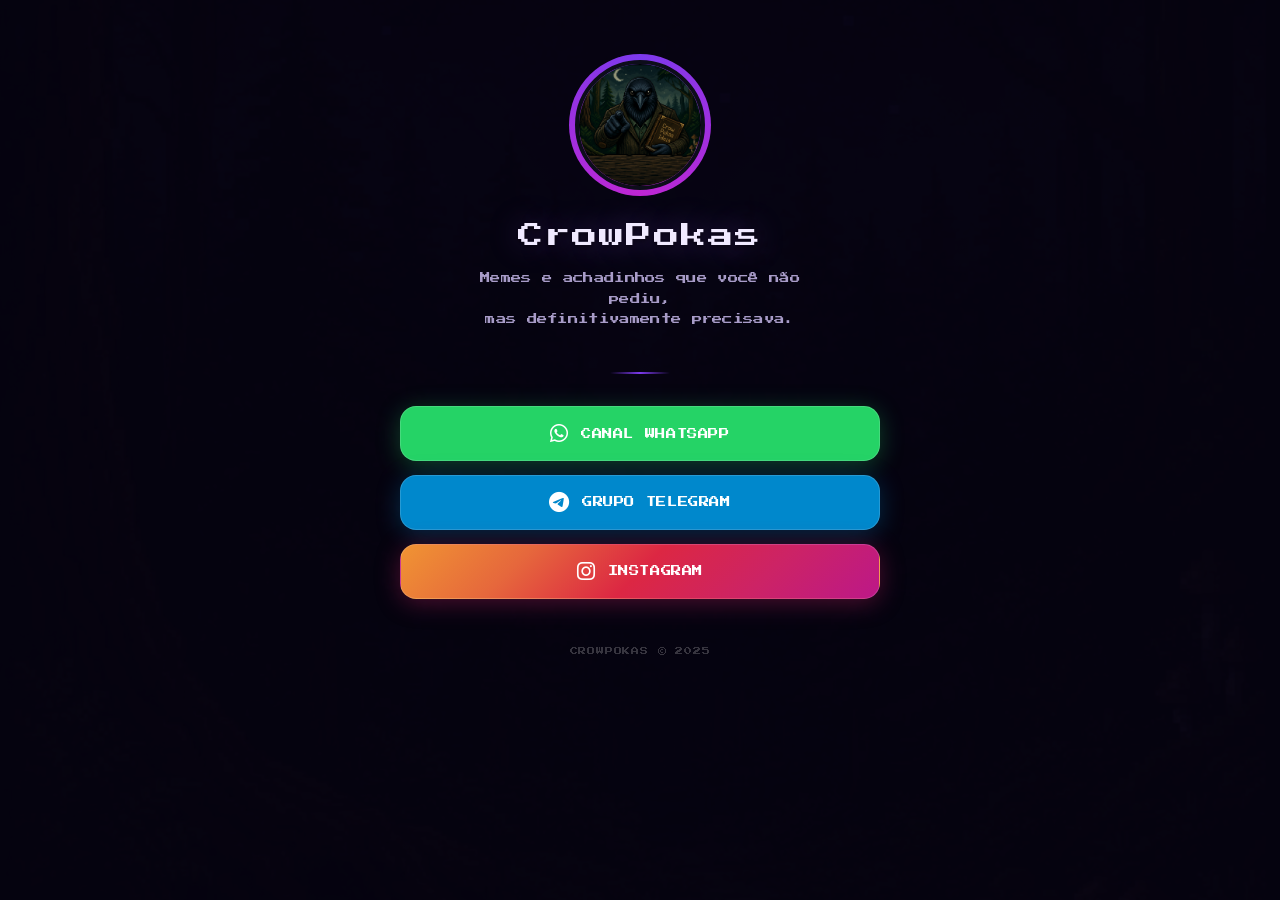
<file: index.html>
<!DOCTYPE html>
<html lang="pt-br">
<head>
    <meta charset="UTF-8">
    <meta name="viewport" content="width=device-width, initial-scale=1.0">
    <title>CrowPokas</title>
    <link rel="preconnect" href="https://fonts.googleapis.com">
    <link href="https://fonts.googleapis.com/css2?family=Press+Start+2P&display=swap" rel="stylesheet">
    <link rel="stylesheet" href="https://cdnjs.cloudflare.com/ajax/libs/font-awesome/6.5.0/css/all.min.css">

    <style>
        :root {
            --bg-dark: #0d0d1a;
            --card-bg: rgba(255,255,255,0.04);
            --border: rgba(255,255,255,0.1);
            --text-main: #f0eaff;
            --text-sub: #a89cc8;
            --glow: rgba(160, 100, 255, 0.35);
        }

        * {
            margin: 0;
            padding: 0;
            box-sizing: border-box;
        }

        body {
            min-height: 100vh;
            background-color: var(--bg-dark);
            background-image:
                url(floresta_crow.png),
                radial-gradient(ellipse at 50% 0%, rgba(80, 30, 140, 0.6) 0%, transparent 70%);
            background-blend-mode: overlay;
            background-size: cover;
            background-position: center;
            background-attachment: fixed;
            font-family: 'Press Start 2P', monospace;
            display: flex;
            justify-content: center;
            padding: 60px 20px 80px;
        }

        /* overlay escuro pra legibilidade */
        body::before {
            content: '';
            position: fixed;
            inset: 0;
            background: rgba(8, 4, 20, 0.72);
            z-index: 0;
        }

        .container {
            position: relative;
            z-index: 1;
            width: 100%;
            max-width: 480px;
            display: flex;
            flex-direction: column;
            align-items: center;
            gap: 0;
        }

        /* FOTO */
        .avatar-wrapper {
            position: relative;
            margin-bottom: 28px;
            animation: floatIn 0.8s ease both;
        }

        .avatar-wrapper::before {
            content: '';
            position: absolute;
            inset: -6px;
            border-radius: 50%;
            background: conic-gradient(#7c3aed, #c026d3, #7c3aed);
            animation: spin 6s linear infinite;
            z-index: -1;
        }

        img.avatar {
            width: 130px;
            height: 130px;
            border-radius: 50%;
            border: 4px solid var(--bg-dark);
            display: block;
            object-fit: cover;
        }

        /* TÍTULO */
        h1 {
            font-family: 'Press Start 2P', monospace;
            font-size: clamp(1rem, 4vw, 1.6rem);
            font-weight: 400;
            color: var(--text-main);
            text-align: center;
            line-height: 1.4;
            letter-spacing: 0.04em;
            text-shadow: 0 0 30px var(--glow), 0 2px 4px rgba(0,0,0,0.8);
            margin-bottom: 14px;
            animation: floatIn 0.9s 0.1s ease both;
        }

        /* SUBTÍTULO */
        h2 {
            font-family: 'Press Start 2P', monospace;
            font-weight: 400;
            font-size: clamp(0.5rem, 2vw, 0.65rem);
            color: var(--text-sub);
            text-align: center;
            line-height: 2;
            letter-spacing: 0.03em;
            max-width: 360px;
            margin-bottom: 42px;
            animation: floatIn 0.9s 0.2s ease both;
        }

        /* DIVIDER */
        .divider {
            width: 60px;
            height: 2px;
            background: linear-gradient(90deg, transparent, #7c3aed, transparent);
            margin-bottom: 32px;
            animation: floatIn 0.9s 0.25s ease both;
        }

        /* BOTÕES */
        .links {
            width: 100%;
            display: flex;
            flex-direction: column;
            gap: 14px;
        }

        a.btn {
            display: flex;
            align-items: center;
            justify-content: center;
            gap: 12px;
            text-decoration: none;
            color: #fff;
            font-family: 'Press Start 2P', monospace;
            font-weight: 400;
            font-size: 0.65rem;
            letter-spacing: 0.06em;
            text-transform: uppercase;
            padding: 16px 28px;
            border-radius: 16px;
            border: 1px solid rgba(255,255,255,0.15);
            position: relative;
            overflow: hidden;
            transition: transform 0.2s ease, box-shadow 0.2s ease, filter 0.2s ease;
        }

        a.btn::before {
            content: '';
            position: absolute;
            inset: 0;
            background: rgba(255,255,255,0.06);
            opacity: 0;
            transition: opacity 0.2s;
        }

        a.btn:hover {
            transform: translateY(-3px) scale(1.02);
            filter: brightness(1.12);
        }

        a.btn:hover::before { opacity: 1; }

        a.btn:active {
            transform: translateY(0) scale(0.98);
        }

        a.btn i {
            font-size: 1.3rem;
            flex-shrink: 0;
        }

        /* cores originais das redes */
        .whatsapp {
            background-color: #25D366;
            box-shadow: 0 4px 24px rgba(37, 211, 102, 0.3);
        }
        .whatsapp:hover {
            box-shadow: 0 6px 32px rgba(37, 211, 102, 0.5);
        }

        .telegram {
            background-color: #0088CC;
            box-shadow: 0 4px 24px rgba(0, 136, 204, 0.3);
        }
        .telegram:hover {
            box-shadow: 0 6px 32px rgba(0, 136, 204, 0.5);
        }

        .instagram {
            background: linear-gradient(135deg, #f09433 0%, #e6683c 25%, #dc2743 50%, #cc2366 75%, #bc1888 100%);
            box-shadow: 0 4px 24px rgba(204, 35, 102, 0.35);
        }
        .instagram:hover {
            box-shadow: 0 6px 32px rgba(204, 35, 102, 0.55);
        }

        /* animações de entrada com delay escalonado */
        .btn:nth-child(1) { animation: slideUp 0.6s 0.35s ease both; }
        .btn:nth-child(2) { animation: slideUp 0.6s 0.45s ease both; }
        .btn:nth-child(3) { animation: slideUp 0.6s 0.55s ease both; }

        /* FOOTER */
        footer {
            margin-top: 48px;
            font-family: 'Press Start 2P', monospace;
            font-size: 0.5rem;
            color: rgba(255,255,255,0.2);
            letter-spacing: 0.1em;
            text-transform: uppercase;
            animation: floatIn 1s 0.7s ease both;
        }

        /* KEYFRAMES */
        @keyframes floatIn {
            from { opacity: 0; transform: translateY(16px); }
            to   { opacity: 1; transform: translateY(0); }
        }

        @keyframes slideUp {
            from { opacity: 0; transform: translateY(24px); }
            to   { opacity: 1; transform: translateY(0); }
        }

        @keyframes spin {
            to { transform: rotate(360deg); }
        }
    </style>
</head>

<body>
    <div class="container">

        <div class="avatar-wrapper">
            <img class="avatar" src="crow_perfil.png" alt="Foto de perfil CrowPokas">
        </div>

        <h1>CrowPokas</h1>
        <h2>Memes e achadinhos que você não pediu,<br>mas definitivamente precisava.</h2>

        <div class="divider"></div>

        <div class="links">
            <a href="https://whatsapp.com/channel/0029VbDD1xK5Ejxzlltm032n" target="_blank" class="btn whatsapp">
                <i class="fa-brands fa-whatsapp"></i>
                Canal Whatsapp
            </a>
            <a href="https://t.me/+05TJy0bQlnNkZWE5" target="_blank" class="btn telegram">
                <i class="fa-brands fa-telegram"></i>
                Grupo Telegram
            </a>
            <a href="https://www.instagram.com/crowpokas?igsh=aHo2OXVkOXZyNXdk" target="_blank" class="btn instagram">
                <i class="fa-brands fa-instagram"></i>
                Instagram
            </a>
        </div>

        <footer>crowpokas &copy; 2025</footer>

    </div>
</body>
</html>
</file>
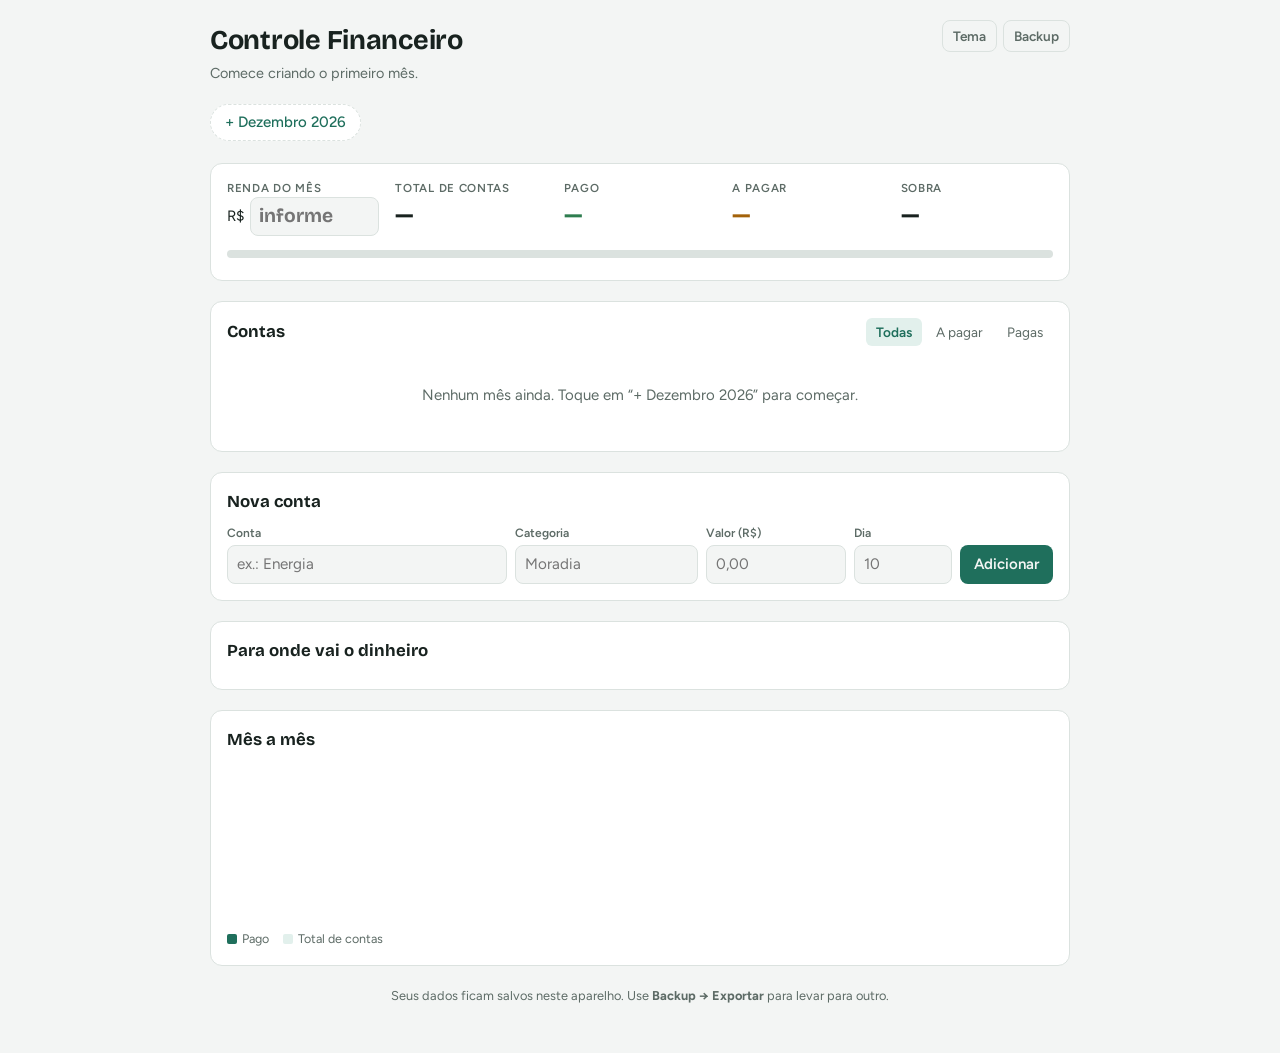
<file: financeiro/index.html>
<!doctype html>
<html lang="pt-BR">
<head>
  <meta charset="utf-8">
  <meta name="viewport" content="width=device-width,initial-scale=1,viewport-fit=cover">
  <title>Controle Financeiro</title>
  <meta name="description" content="Controle suas contas do mês, renda, gastos por categoria e histórico.">
  <meta name="theme-color" content="#1f6f5c">
  <link rel="manifest" href="manifest.webmanifest">
  <link rel="icon" href="icons/icon.svg" type="image/svg+xml">
  <link rel="apple-touch-icon" href="icons/apple-touch-icon.png">
  <meta name="apple-mobile-web-app-capable" content="yes">
  <meta name="apple-mobile-web-app-title" content="Financeiro">
  <link rel="preconnect" href="https://fonts.googleapis.com">
  <link rel="stylesheet" href="https://fonts.googleapis.com/css2?family=Bricolage+Grotesque:opsz,wght@12..96,500;12..96,700&family=Figtree:wght@400;500;600&display=swap">
  <link rel="stylesheet" href="style.css">
</head>
<body>
<div class="wrap">
  <header class="top">
    <div>
      <h1>Controle Financeiro</h1>
      <p class="sub" id="status">Carregando seus lançamentos…</p>
    </div>
    <div class="top-acts">
      <button class="btn ghost sm" id="btnInstalar" hidden>Instalar app</button>
      <button class="btn ghost sm" id="btnTema" aria-label="Alternar tema">Tema</button>
      <button class="btn ghost sm" id="btnMenu" aria-haspopup="true" aria-expanded="false">Backup</button>
      <div class="menu" id="menu" hidden>
        <button id="btnExportar">Exportar dados (.json)</button>
        <button id="btnImportar">Importar dados (.json)</button>
        <button id="btnCsv">Exportar mês (.csv)</button>
        <input type="file" id="arquivo" accept="application/json,.json" hidden>
      </div>
    </div>
  </header>

  <nav class="tabs" id="tabs" aria-label="Meses"></nav>

  <section class="panel" id="resumo">
    <div class="summary">
      <div class="stat"><div class="lbl">Renda do mês</div>
        <div class="renda"><span class="num">R$</span><input id="renda" class="num" inputmode="decimal" placeholder="informe" aria-label="Renda do mês"></div></div>
      <div class="stat"><div class="lbl">Total de contas</div><div class="val num" id="sTotal">—</div></div>
      <div class="stat"><div class="lbl">Pago</div><div class="val num ok" id="sPago">—</div></div>
      <div class="stat"><div class="lbl">A pagar</div><div class="val num warn" id="sPend">—</div></div>
      <div class="stat"><div class="lbl">Sobra</div><div class="val num" id="sSobra">—</div></div>
    </div>
    <div class="bar"><i id="barra" style="width:0"></i></div>
    <div class="barlbl num" id="barlbl"></div>
  </section>

  <div id="alerta" hidden></div>

  <section class="panel">
    <div class="head">
      <h2 id="listaTitulo">Contas</h2>
      <div class="filters" role="group" aria-label="Filtro">
        <button data-f="todas" aria-pressed="true">Todas</button>
        <button data-f="pend" aria-pressed="false">A pagar</button>
        <button data-f="pago" aria-pressed="false">Pagas</button>
      </div>
    </div>
    <ul class="bills" id="lista"></ul>
  </section>

  <section class="panel">
    <h2 class="mb">Nova conta</h2>
    <form class="f" id="novo">
      <label class="c-nome">Conta<input id="nConta" required placeholder="ex.: Energia"></label>
      <label>Categoria<input id="nCat" list="catlist" placeholder="Moradia"></label>
      <label>Valor (R$)<input id="nValor" inputmode="decimal" required placeholder="0,00"></label>
      <label>Dia<input id="nVenc" type="number" min="1" max="31" placeholder="10"></label>
      <button class="btn" type="submit">Adicionar</button>
    </form>
    <datalist id="catlist"></datalist>
  </section>

  <section class="panel">
    <h2 class="mb">Para onde vai o dinheiro</h2>
    <div class="cats" id="cats"></div>
  </section>

  <section class="panel">
    <h2>Mês a mês</h2>
    <div class="hist" id="hist"></div>
    <div class="legend"><span style="--sw:var(--accent)">Pago</span><span style="--sw:var(--accent-soft)">Total de contas</span></div>
  </section>

  <footer class="foot">Seus dados ficam salvos neste aparelho. Use <b>Backup → Exportar</b> para levar para outro.</footer>
</div>
<div class="toast" id="toast" hidden></div>
<script src="app.js"></script>
</body>
</html>
</file>
<file: financeiro/style.css>
/* Layout: livro-caixa de uma coluna — abas de mês, resumo, lista de contas, gráficos */
:root{
  --bg:#f3f5f4; --surface:#ffffff; --ink:#18221f; --muted:#5d6b66; --line:#dbe2df;
  --accent:#1f6f5c; --accent-soft:#e2f0ec; --ok:#2e7d4f; --ok-soft:#e3f2e8;
  --warn:#a3620a; --warn-soft:#fbefdc; --bad:#b4372f; --bad-soft:#f8e3e1;
  --display:"Bricolage Grotesque",ui-sans-serif,system-ui,sans-serif;
  --body:"Figtree",ui-sans-serif,system-ui,sans-serif;
  color-scheme:light;
}
@media (prefers-color-scheme:dark){:root:not([data-theme="light"]){
  --bg:#111816; --surface:#19221f; --ink:#e6eeeb; --muted:#93a39d; --line:#2a3632;
  --accent:#5cc2a6; --accent-soft:#1d3530; --ok:#6cc58f; --ok-soft:#1b3326;
  --warn:#e3a74c; --warn-soft:#3a2c14; --bad:#ec7b72; --bad-soft:#3d1f1c; color-scheme:dark}}
:root[data-theme="dark"]{
  --bg:#111816; --surface:#19221f; --ink:#e6eeeb; --muted:#93a39d; --line:#2a3632;
  --accent:#5cc2a6; --accent-soft:#1d3530; --ok:#6cc58f; --ok-soft:#1b3326;
  --warn:#e3a74c; --warn-soft:#3a2c14; --bad:#ec7b72; --bad-soft:#3d1f1c; color-scheme:dark}
*{box-sizing:border-box}
html{-webkit-text-size-adjust:100%}
[hidden]{display:none!important}
body{margin:0;background:var(--bg);color:var(--ink);font:15px/1.5 var(--body);
  padding:calc(20px + env(safe-area-inset-top,0px)) 16px calc(48px + env(safe-area-inset-bottom,0px))}
.wrap{max-width:860px;margin:0 auto;display:flex;flex-direction:column;gap:20px}
h1,h2{font-family:var(--display);margin:0;text-wrap:balance}
h1{font-size:1.7rem;font-weight:700;letter-spacing:-.01em}
h2{font-size:1.05rem;font-weight:700}
.mb{margin-bottom:10px}
.sub{color:var(--muted);margin:2px 0 0;font-size:.9rem}
.num{font-variant-numeric:tabular-nums}
button,input,select{font:inherit;color:inherit}
button{cursor:pointer}
:focus-visible{outline:2px solid var(--accent);outline-offset:2px}

.top{display:flex;justify-content:space-between;align-items:flex-start;gap:12px;flex-wrap:wrap}
.top-acts{display:flex;gap:6px;position:relative;flex-wrap:wrap}
.menu{position:absolute;right:0;top:calc(100% + 6px);background:var(--surface);border:1px solid var(--line);border-radius:10px;
  padding:6px;display:flex;flex-direction:column;min-width:220px;z-index:10;box-shadow:0 8px 24px rgb(0 0 0 / .12)}
.menu button{border:0;background:transparent;text-align:left;padding:8px 10px;border-radius:6px}
.menu button:hover{background:var(--bg)}

.tabs{display:flex;gap:6px;overflow-x:auto;padding-bottom:2px}
.tab{border:1px solid var(--line);background:var(--surface);border-radius:999px;padding:6px 14px;white-space:nowrap;font-weight:500}
.tab[aria-selected="true"]{background:var(--accent);border-color:var(--accent);color:var(--bg)}
.tab.new{border-style:dashed;color:var(--accent)}
.panel{background:var(--surface);border:1px solid var(--line);border-radius:12px;padding:16px}
.summary{display:grid;grid-template-columns:repeat(auto-fit,minmax(150px,1fr));gap:16px}
.stat .lbl{font-size:.72rem;text-transform:uppercase;letter-spacing:.06em;color:var(--muted);font-weight:600}
.stat .val{font-family:var(--display);font-size:1.45rem;font-weight:700}
.stat .val.ok{color:var(--ok)} .stat .val.bad{color:var(--bad)} .stat .val.warn{color:var(--warn)}
.renda{display:flex;align-items:center;gap:6px}
.renda input{width:100%;min-width:0;border:1px solid var(--line);border-radius:8px;padding:4px 8px;background:var(--bg);font-family:var(--display);font-size:1.2rem;font-weight:700}
.bar{height:8px;border-radius:99px;background:var(--line);overflow:hidden;margin-top:14px}
.bar>i{display:block;height:100%;background:var(--ok);transition:width .3s}
.barlbl{font-size:.82rem;color:var(--muted);margin-top:6px}
.alert{border-radius:10px;padding:10px 14px;font-size:.92rem}
.alert.bad{background:var(--bad-soft);color:var(--bad)} .alert.warn{background:var(--warn-soft);color:var(--warn)} .alert.ok{background:var(--ok-soft);color:var(--ok)}
.head{display:flex;justify-content:space-between;align-items:baseline;gap:10px;flex-wrap:wrap;margin-bottom:10px}
.filters{display:flex;gap:4px}
.filters button{border:0;background:transparent;padding:4px 10px;border-radius:6px;color:var(--muted);font-size:.85rem}
.filters button[aria-pressed="true"]{background:var(--accent-soft);color:var(--accent);font-weight:600}
ul.bills{list-style:none;margin:0;padding:0}
.bill{display:grid;grid-template-columns:auto 1fr auto auto;align-items:center;gap:12px;padding:10px 0;border-top:1px solid var(--line)}
.bill:first-child{border-top:0}
.chk{width:26px;height:26px;border-radius:7px;border:2px solid var(--line);background:transparent;display:grid;place-items:center;padding:0}
.chk svg{width:14px;height:14px;opacity:0}
.bill.pago .chk{background:var(--ok);border-color:var(--ok)}
.bill.pago .chk svg{opacity:1}
.bill.pago .nome{color:var(--muted);text-decoration:line-through;text-decoration-color:var(--line)}
.info{min-width:0}
.nome{font-weight:600;overflow-wrap:anywhere}
.meta{display:flex;gap:8px;flex-wrap:wrap;font-size:.8rem;color:var(--muted);align-items:center}
.cat{background:var(--accent-soft);color:var(--accent);border-radius:4px;padding:0 6px;font-weight:500}
.late{color:var(--bad);font-weight:600}
.valor{font-weight:600;text-align:right}
.acts{display:flex;gap:2px}
.ic{border:0;background:transparent;color:var(--muted);border-radius:6px;padding:4px 6px;font-size:.8rem}
.ic:hover{background:var(--bg);color:var(--ink)}
.ic.del.armed{background:var(--bad);color:var(--bg)}
form.f{display:grid;grid-template-columns:2fr 1.3fr 1fr .7fr auto;gap:8px;align-items:end}
form.f label{display:flex;flex-direction:column;gap:3px;font-size:.75rem;color:var(--muted);font-weight:600;min-width:0}
form.f input,form.f select{border:1px solid var(--line);border-radius:8px;padding:7px 9px;background:var(--bg);font-size:.95rem;font-weight:400;width:100%;min-width:0}
.btn{border:0;background:var(--accent);color:var(--bg);border-radius:8px;padding:8px 14px;font-weight:600}
.btn.ghost{background:transparent;color:var(--muted);border:1px solid var(--line)}
.btn.sm{padding:5px 10px;font-size:.85rem}
.editrow{grid-column:1/-1}
.editbtns{display:flex;gap:6px}
.cats{display:flex;flex-direction:column;gap:8px}
.crow{display:grid;grid-template-columns:110px 1fr 90px;gap:10px;align-items:center;font-size:.88rem}
.crow .track{height:10px;background:var(--bg);border-radius:4px;overflow:hidden}
.crow .track i{display:block;height:100%;background:var(--accent);border-radius:4px}
.hist{display:flex;align-items:flex-end;gap:10px;height:170px;padding-top:20px;overflow-x:auto}
.hcol{flex:1;display:flex;flex-direction:column;align-items:center;gap:4px;height:100%;justify-content:flex-end;min-width:36px;background:none;border:0;padding:0}
.hcol .b{width:100%;max-width:56px;background:var(--accent-soft);border-radius:5px 5px 0 0;position:relative}
.hcol .b i{position:absolute;inset:auto 0 0 0;background:var(--accent);border-radius:5px 5px 0 0}
.hcol.sel .b{outline:2px solid var(--accent);outline-offset:1px}
.hcol .v{font-size:.7rem;color:var(--muted)}
.hcol .m{font-size:.75rem;font-weight:600}
.legend{display:flex;gap:14px;font-size:.78rem;color:var(--muted);margin-top:8px}
.legend span::before{content:"";display:inline-block;width:10px;height:10px;border-radius:2px;margin-right:5px;vertical-align:-1px;background:var(--sw)}
.empty{text-align:center;color:var(--muted);padding:28px 8px}
.foot{text-align:center;color:var(--muted);font-size:.8rem}
.toast{position:fixed;left:50%;bottom:calc(16px + env(safe-area-inset-bottom,0px));transform:translateX(-50%);background:var(--ink);color:var(--bg);padding:8px 16px;border-radius:8px;font-size:.88rem;z-index:20;max-width:calc(100% - 32px)}
@media (max-width:640px){
  form.f{grid-template-columns:1fr 1fr}
  form.f label.c-nome{grid-column:1/-1}
  form.f .btn,form.f .editbtns{grid-column:1/-1}
  .bill{grid-template-columns:auto 1fr auto}
  .acts{grid-column:2/-1;justify-content:flex-end;margin-top:-6px}
  .crow{grid-template-columns:84px 1fr 78px}
}
@media (prefers-reduced-motion:reduce){*{transition:none!important}}
</file>
